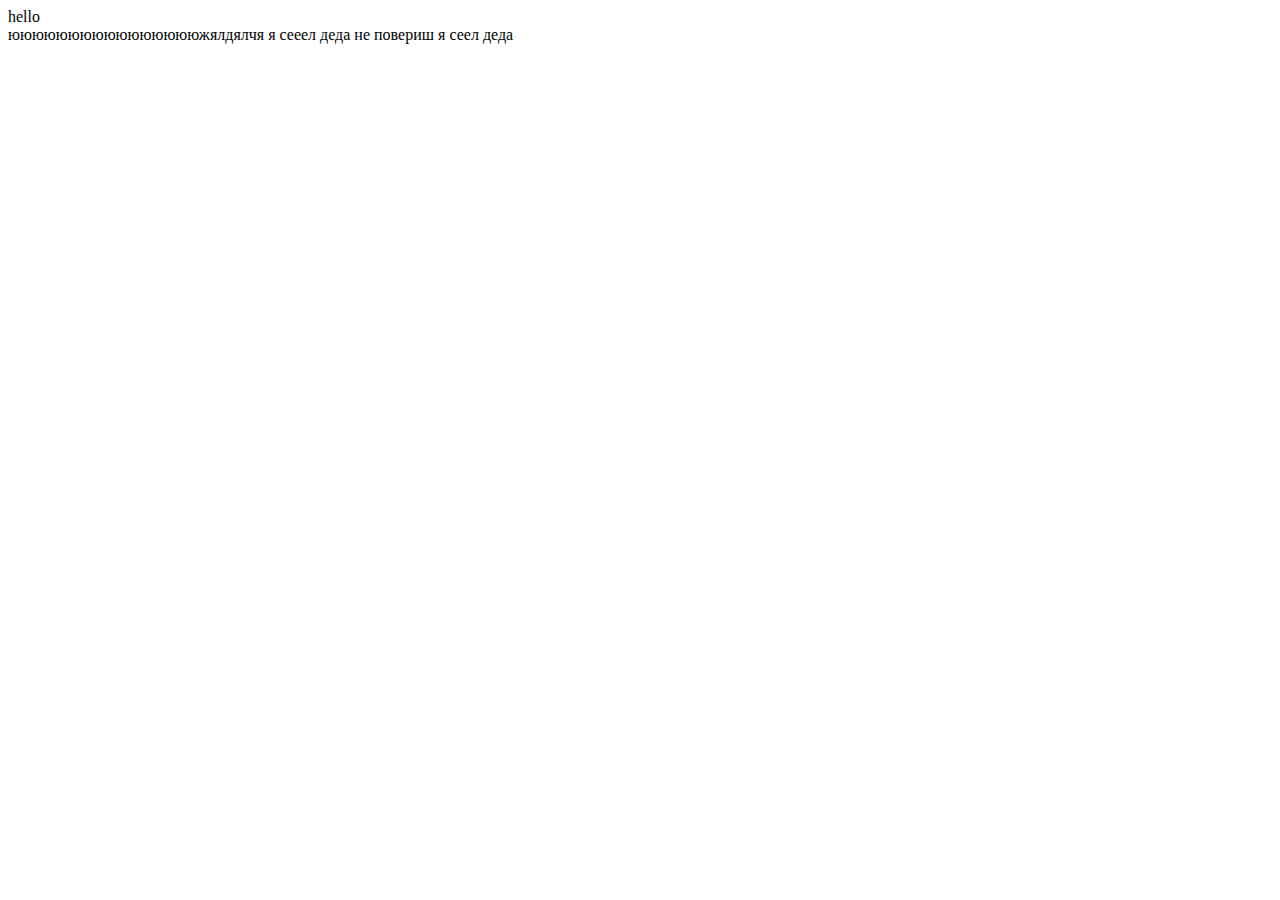
<file: forsold/index.html>
<!DOCTYPE html>
<html lang="en">
<head>
    <meta charset="UTF-8">
    <meta name="viewport" content="width=device-width, initial-scale=1.0">
    <title>Document</title>
</head>
<body>
    <div class="soap">hello</div>
</body>
</html>ююююююююююююююююжялдялчя я сееел деда  не повериш я сеел деда
</file>
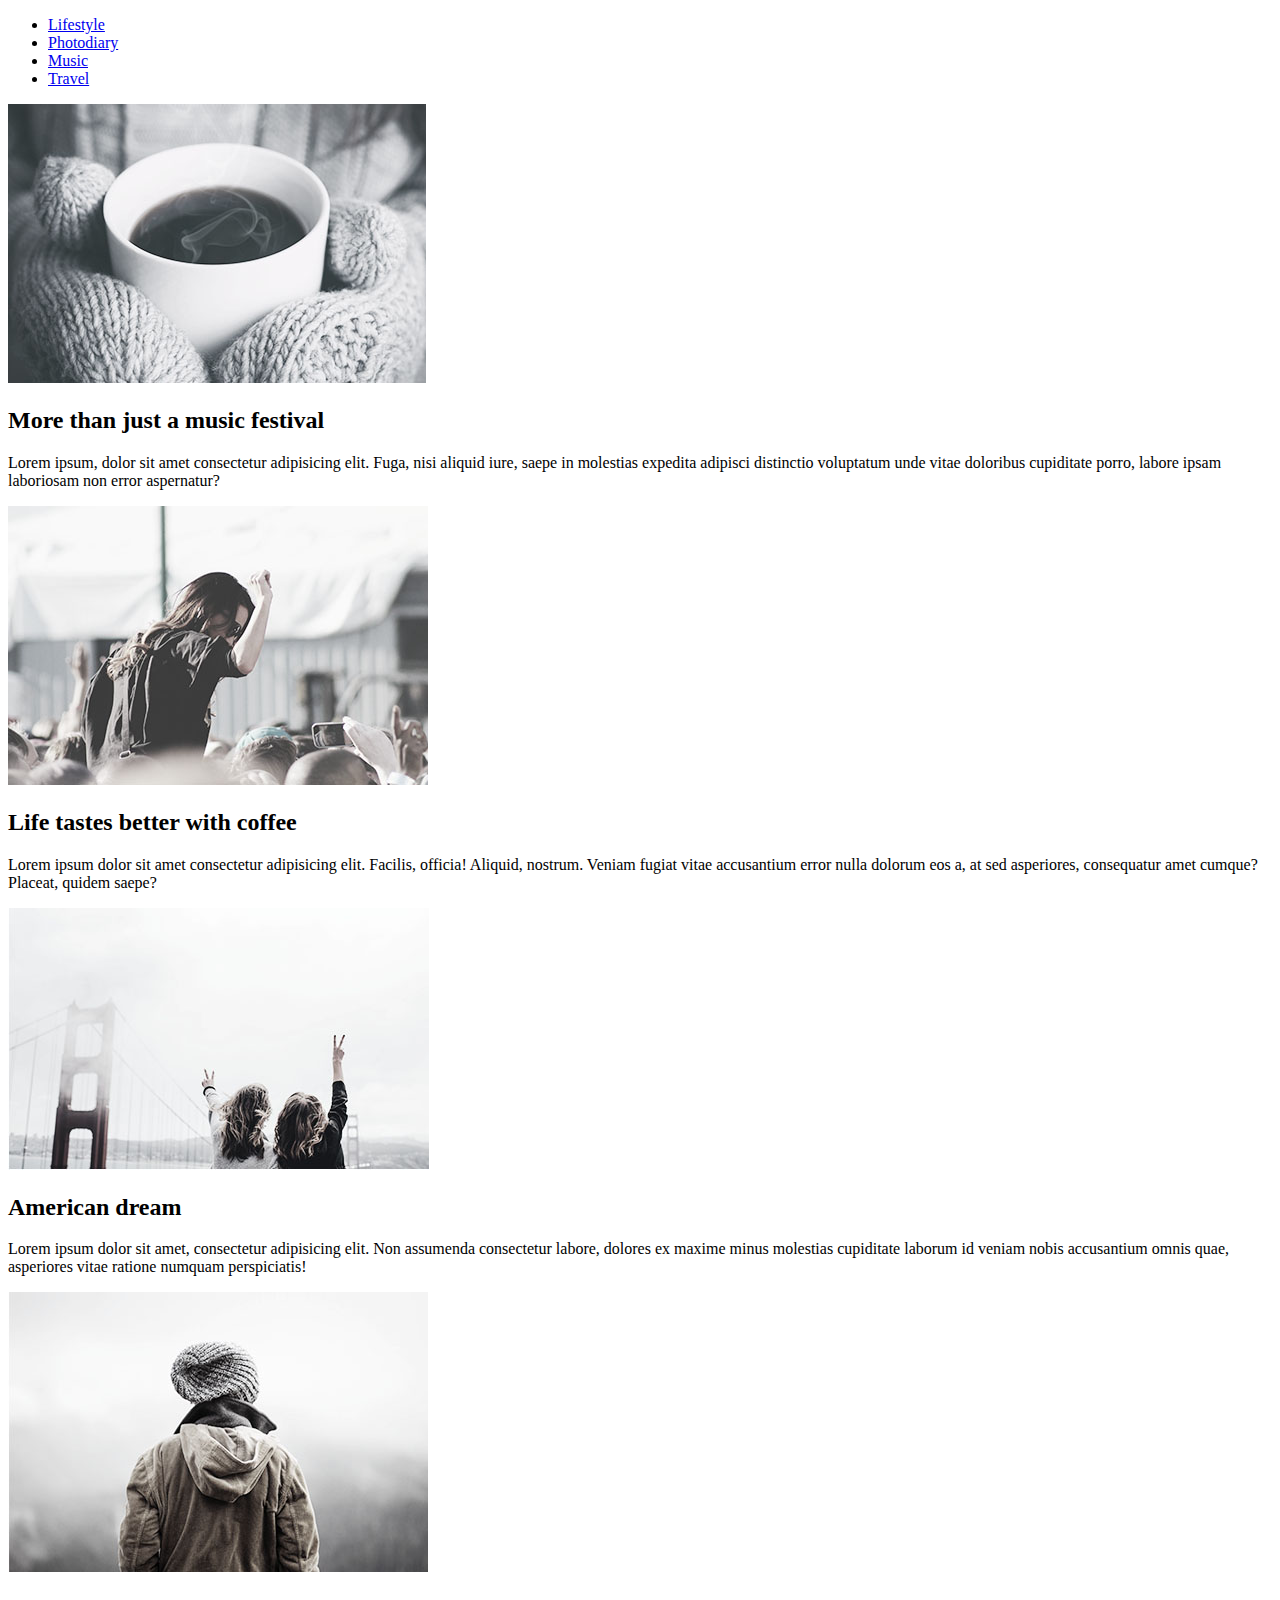
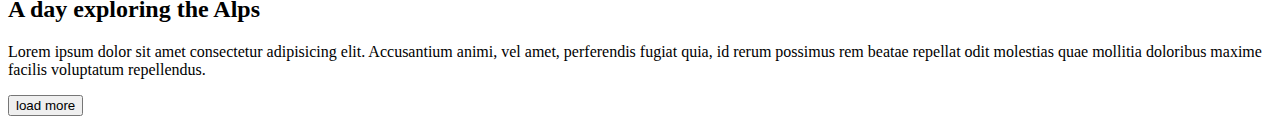
<file: Homework1/index.html>
<!DOCTYPE html>
<html lang="en">
<!DOCTYPE html>
<html lang="en">

<head>
    <meta charset="UTF-8">
    <meta name="viewport" content="width=device-width, initial-scale=1.0">
    <title>Дз 1</title>
</head>

<body>
    <header>
        <div>
            <nav>
                <ul>
                    <li>
                        <a href="#">Lifestyle</a>
                    </li>
                    <li>
                        <a href="#">Photodiary</a>
                    </li>
                    <li>
                        <a href="#">Music</a>
                    </li>
                    <li>
                        <a href="#">Travel</a>
                    </li>
                </ul>
            </nav>
        </div>
    </header>
    <main>
        <div>
            <img class="image_1" src="./img/h1.3.jpg" alt="тут дівчина">
            <h2>
                More than just a music festival
            </h2>
            <p>
                Lorem ipsum, dolor sit amet consectetur adipisicing elit. Fuga, nisi aliquid iure, saepe in molestias
                expedita adipisci distinctio voluptatum unde vitae doloribus cupiditate porro, labore ipsam laboriosam
                non
                error aspernatur?
            </p>
        </div>
        <div>
            <img class="image_2" src="./img/h1.2.jpg" alt="cup of coffe">
            <h2>
                Life tastes better with coffee
            </h2>
            <p>
                Lorem ipsum dolor sit amet consectetur adipisicing elit. Facilis, officia! Aliquid, nostrum. Veniam
                fugiat
                vitae accusantium error nulla dolorum eos a, at sed asperiores, consequatur amet cumque? Placeat, quidem
                saepe?
            </p>
        </div>
        <div>
            <img class="image_3" src="./img/h1.1.jpg" alt="bridge">
            <h2>
                American dream
            </h2>
            <p>
                Lorem ipsum dolor sit amet, consectetur adipisicing elit. Non assumenda consectetur labore, dolores ex
                maxime minus molestias cupiditate laborum id veniam nobis accusantium omnis quae, asperiores vitae
                ratione
                numquam perspiciatis!
            </p>
        </div>
        <div>
            <img src="./img/h1.4.jpg" alt="hat">
            <h2>
                A day exploring the Alps
            </h2>
            <p>
                Lorem ipsum dolor sit amet consectetur adipisicing elit. Accusantium animi, vel amet, perferendis fugiat
                quia, id rerum possimus rem beatae repellat odit molestias quae mollitia doloribus maxime facilis
                voluptatum
                repellendus.
            </p>
        </div>
        <button>
            load more
        </button>
    </main>

</body>

</html>
</file>
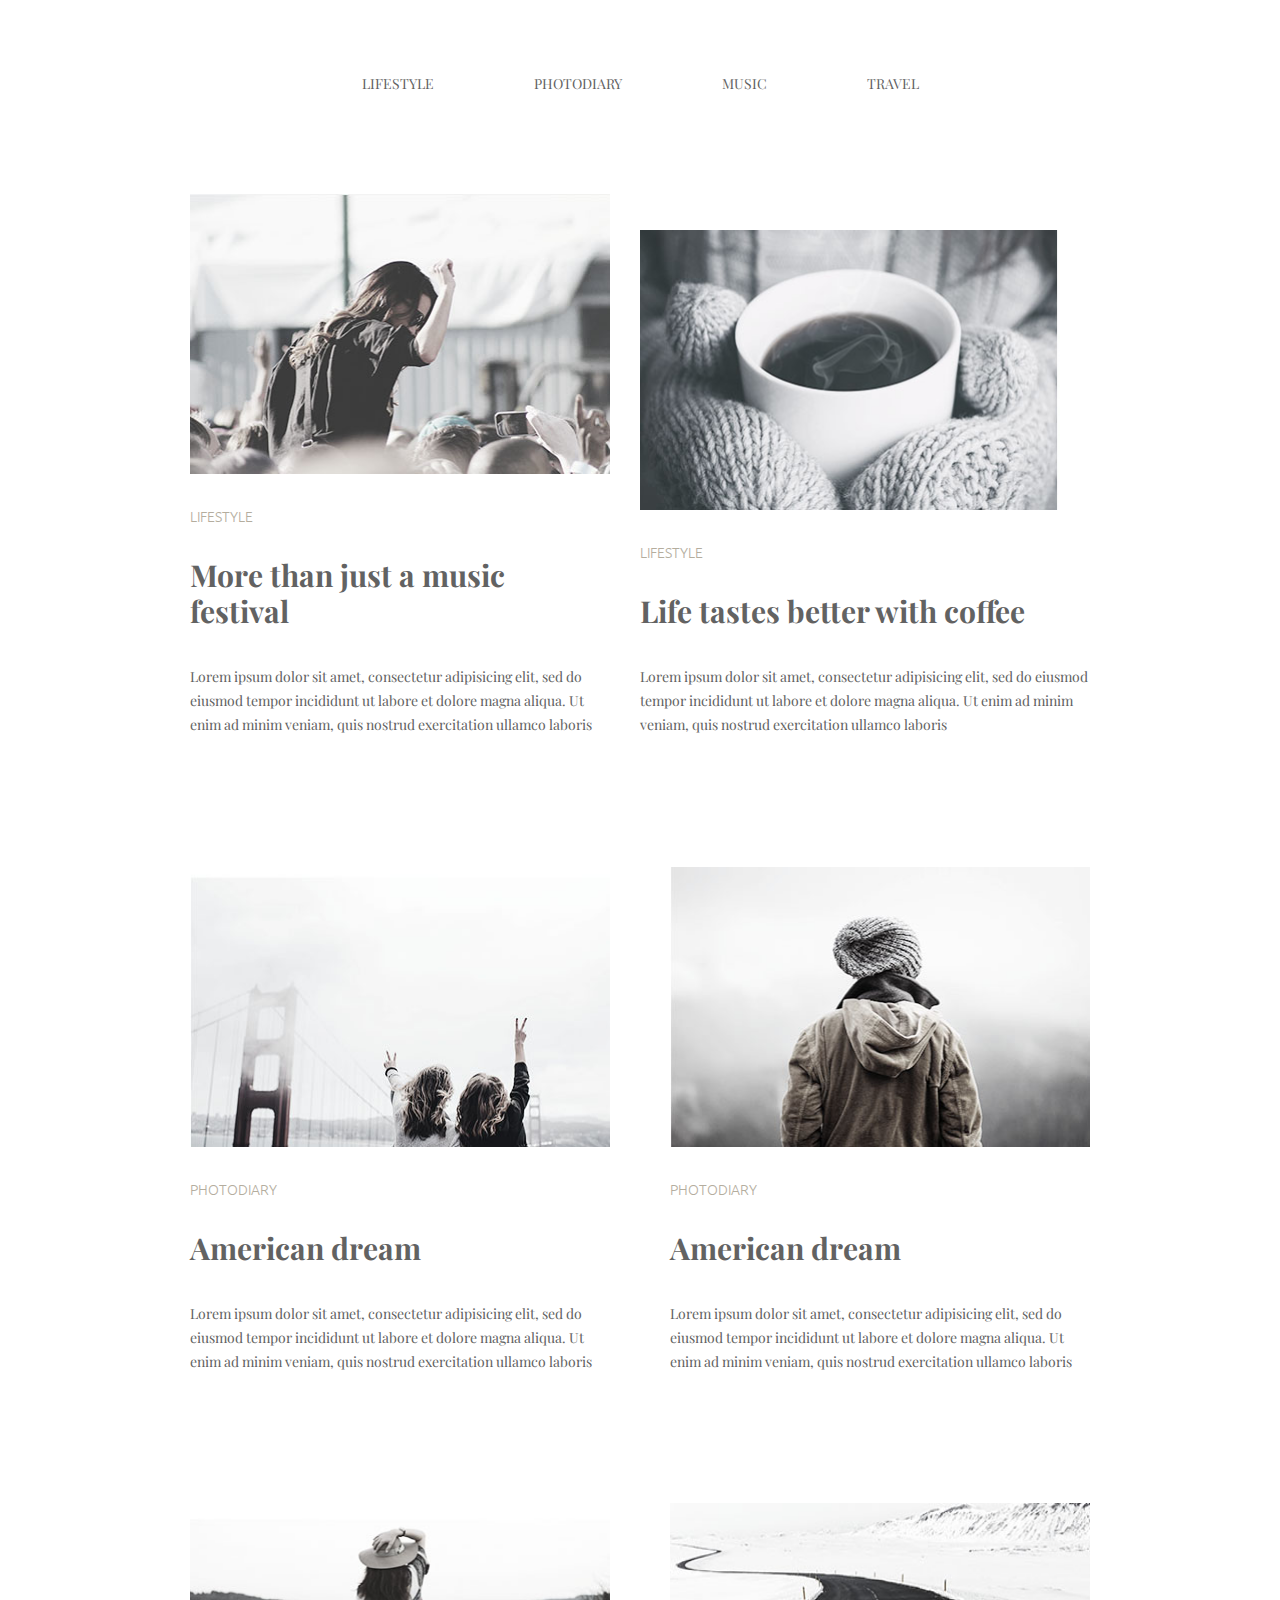
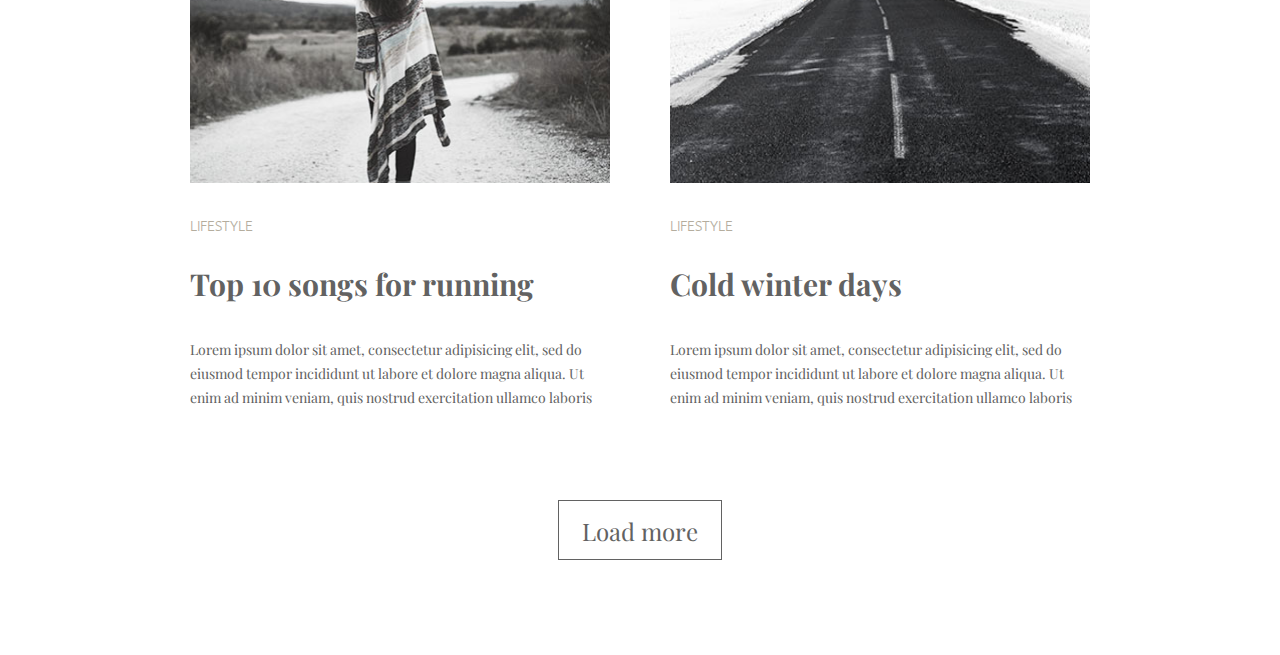
<file: Homework3/index.html>
<!DOCTYPE html>
<html lang="en">
<head>
    <meta charset="UTF-8">
    <meta name="viewport" content="width=, initial-scale=1.0">
    <title>Homework 3</title>
    <link href="https://fonts.googleapis.com/css2?family=Playfair+Display&family=Ubuntu:wght@300&display=swap" rel="stylesheet">
    <link rel="stylesheet" href="./css/style.css">
  </head>
  <body>
    <header class="header">
      <div class="container">
        <nav class="navigation">
          <ul class="menu">
            <li class="menu_item">
              <a href="#" class="menu_item-link">lifestyle</a>
            </li>
            <li class="menu_item">
              <a href="#" class="menu_item-link">photodiary</a>
            </li>
            <li class="menu_item">
              <a href="#" class="menu_item-link">music</a>
            </li>
            <li class="menu_item">
              <a href="#" class="menu_item-link">travel</a>
            </li>
          </ul>
        </nav>
      </div>
    </header>
    <main>
      <div class="container">
        <div class="batiko">
          <div class="divka left">
            <div class="container-kartinok">
              <img src="./img/123.jpg" alt="img 1" width="420" height="280" />
            </div>

            <p class="kartinka-title">Lifestyle</p>
            <h2 class="title">More than just a music festival</h2>
            <p class="peshka">
              Lorem ipsum dolor sit amet, consectetur adipisicing elit, sed do
              eiusmod tempor incididunt ut labore et dolore magna aliqua. Ut
              enim ad minim veniam, quis nostrud exercitation ullamco laboris 
            </p>
          </div>
          <div class="divka      ">
            <div class="container-kartinok">
              <img src="./img/456.jpg" alt="img 2" width="420" height="280" />
            </div>

            <p class="kartinka-title">Lifestyle</p>
            <h2 class="title">Life tastes better with coffee</h2>
            <p class="peshka">
              Lorem ipsum dolor sit amet, consectetur adipisicing elit, sed do
              eiusmod tempor incididunt ut labore et dolore magna aliqua. Ut
              enim ad minim veniam, quis nostrud exercitation ullamco laboris
            </p>
          </div>
          <div class="divka left">
            <div class="container-kartinok">
              <img src="./img/789.jpg" alt="img 3" width="420" height="280" />
            </div>

            <p class="kartinka-title">photodiary</p>
            <h2 class="title">American dream</h2>
            <p class="peshka">
              Lorem ipsum dolor sit amet, consectetur adipisicing elit, sed do
              eiusmod tempor incididunt ut labore et dolore magna aliqua. Ut
              enim ad minim veniam, quis nostrud exercitation ullamco laboris
            </p>
          </div>
          <div class="divka right">
            <div class="container-kartinok">
              <img src="./img/741.jpg" alt="img 4" width="420" height="280" />
            </div>

            <p class="kartinka-title">photodiary</p>
            <h2 class="title">American dream</h2>
            <p class="peshka">
              Lorem ipsum dolor sit amet, consectetur adipisicing elit, sed do
              eiusmod tempor incididunt ut labore et dolore magna aliqua. Ut
              enim ad minim veniam, quis nostrud exercitation ullamco laboris
            </p>
          </div>

          <div class="diveka left">
            <div class="container-kartinok">
              <img src="./img/852.jpg" alt="img 5" width="420" height="280" />
            </div>

            <p class="kartinka-title">Lifestyle</p>
            <h2 class="title">Top 10 songs for running</h2>
            <p class="peshka">
              Lorem ipsum dolor sit amet, consectetur adipisicing elit, sed do
              eiusmod tempor incididunt ut labore et dolore magna aliqua. Ut
              enim ad minim veniam, quis nostrud exercitation ullamco laboris
            </p>
          </div>
          <div class="diveka right">
            <div class="container-kartinok">
              <img src="./img/111.jpg" alt="img 6" width="420" height="280" />
            </div>

            <p class="kartinka-title">Lifestyle</p>
            <h2 class="title">Cold winter days</h2>
            <p class="peshka">
              Lorem ipsum dolor sit amet, consectetur adipisicing elit, sed do
              eiusmod tempor incididunt ut labore et dolore magna aliqua. Ut
              enim ad minim veniam, quis nostrud exercitation ullamco laboris
            </p>
          </div>
          <div class="wrp-btn">
            <a href="#" class="btn-load">Load more</a>
            
          </div>
        
        </div>
      </div>
    </main>
  </body>
</html>
</file>
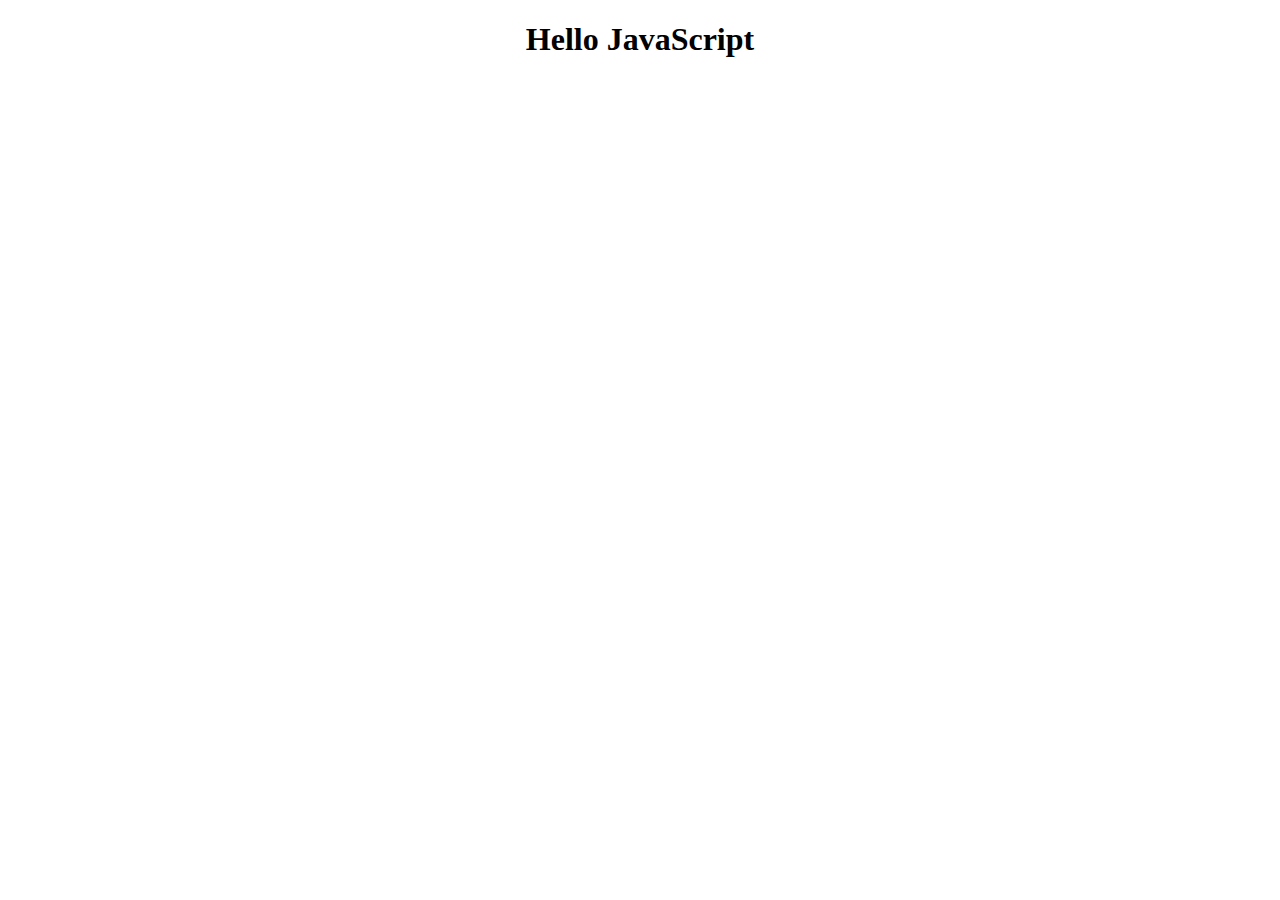
<file: Practice2/index.html>
<!DOCTYPE html>
<html lang="en">
  <head>
    <meta charset="UTF-8" />
    <meta name="viewport" content="width=device-width, initial-scale=1.0" />
    <title>Js</title>
  </head>
  <body>
    <h1 style="text-align: center;">Hello JavaScript</h1>
    
    <main>
      
    </main>
    <footer>
      
    </footer>
    
    
    <script src="./js/script.js"></script>
    
  </body>
</html>
</file>
<file: Homework3/css/style.css>
* {
	margin: 0;
	padding: 0;
	box-sizing: border-box;
  }
  
  body {
	background-color: #fff;
	font-family: "Playfair Display", serif;
	font-weight: normal;
	font-size: 14px;
	color: #626262;
  }
  
  ul {
	list-style: none;
  }
  
  a {
	text-decoration: none;
  }
  
  .container {
	max-width: 900px;
	margin: 0 auto;
  }
  
  .header {
	padding-top: 72px;
	padding-bottom: 98px;
  }
  
  .menu {
	font-size: 0;
	text-align: center;
  }
  
  .menu_item {
	display: inline-block;
  }
  
  .menu_item:not(:last-child) {
	margin-right: 100px;
  }
  
  .menu_item-link {
	font-size: 14px;
	text-transform: uppercase;
	line-height: 1.714;
	text-align: center;
	color: rgb(98, 98, 98);
  }
  
  .menu_item-link:hover {
	color: #03a9f4;
  }
  
  .batiko {
	font-size: 0;
  }
  
  .divka {
	display: inline-block;
	max-width: 50%;
	margin-bottom: 130px;
	font-size: 14px;
  }
  
  .container-kartinok {
	margin-bottom: 30px;
  }
  
  .kartinka-title {
	margin-bottom: 32px;
	font-family: "Ubuntu", sans-serif;
	color: rgb(180, 173, 158);
	text-transform: uppercase;
	line-height: 1.2;
	font-weight: 300;
  }
  .title {
	font-size: 30px;
	line-height: 1.2;
	margin-bottom: 36px;
  }
  
  .peshka {
	line-height: 1.714;
  }
  
  .left {
	padding-right: 30px;
  }
  
  .right {
	padding-left: 30px;
  }
   
  .wrp-btn {
	text-align: center;
	padding-bottom: 95px;
  }
  
  .btn-load {
	display: inline-block;
	width: 164px;
	height: 60px;
	border: rgb(98, 98, 98) solid 1px;
	color: #626262;
	text-align: center;
	font-size: 24px;
	line-height: 60px;
	text-decoration: none;
  }
  
  .btn-load:hover {
	color: #03a9f4
  }
  
  .diveka {
	display: inline-block;
	max-width: 50%;
	font-size: 14px;
	margin-bottom: 90px
  }
</file>
